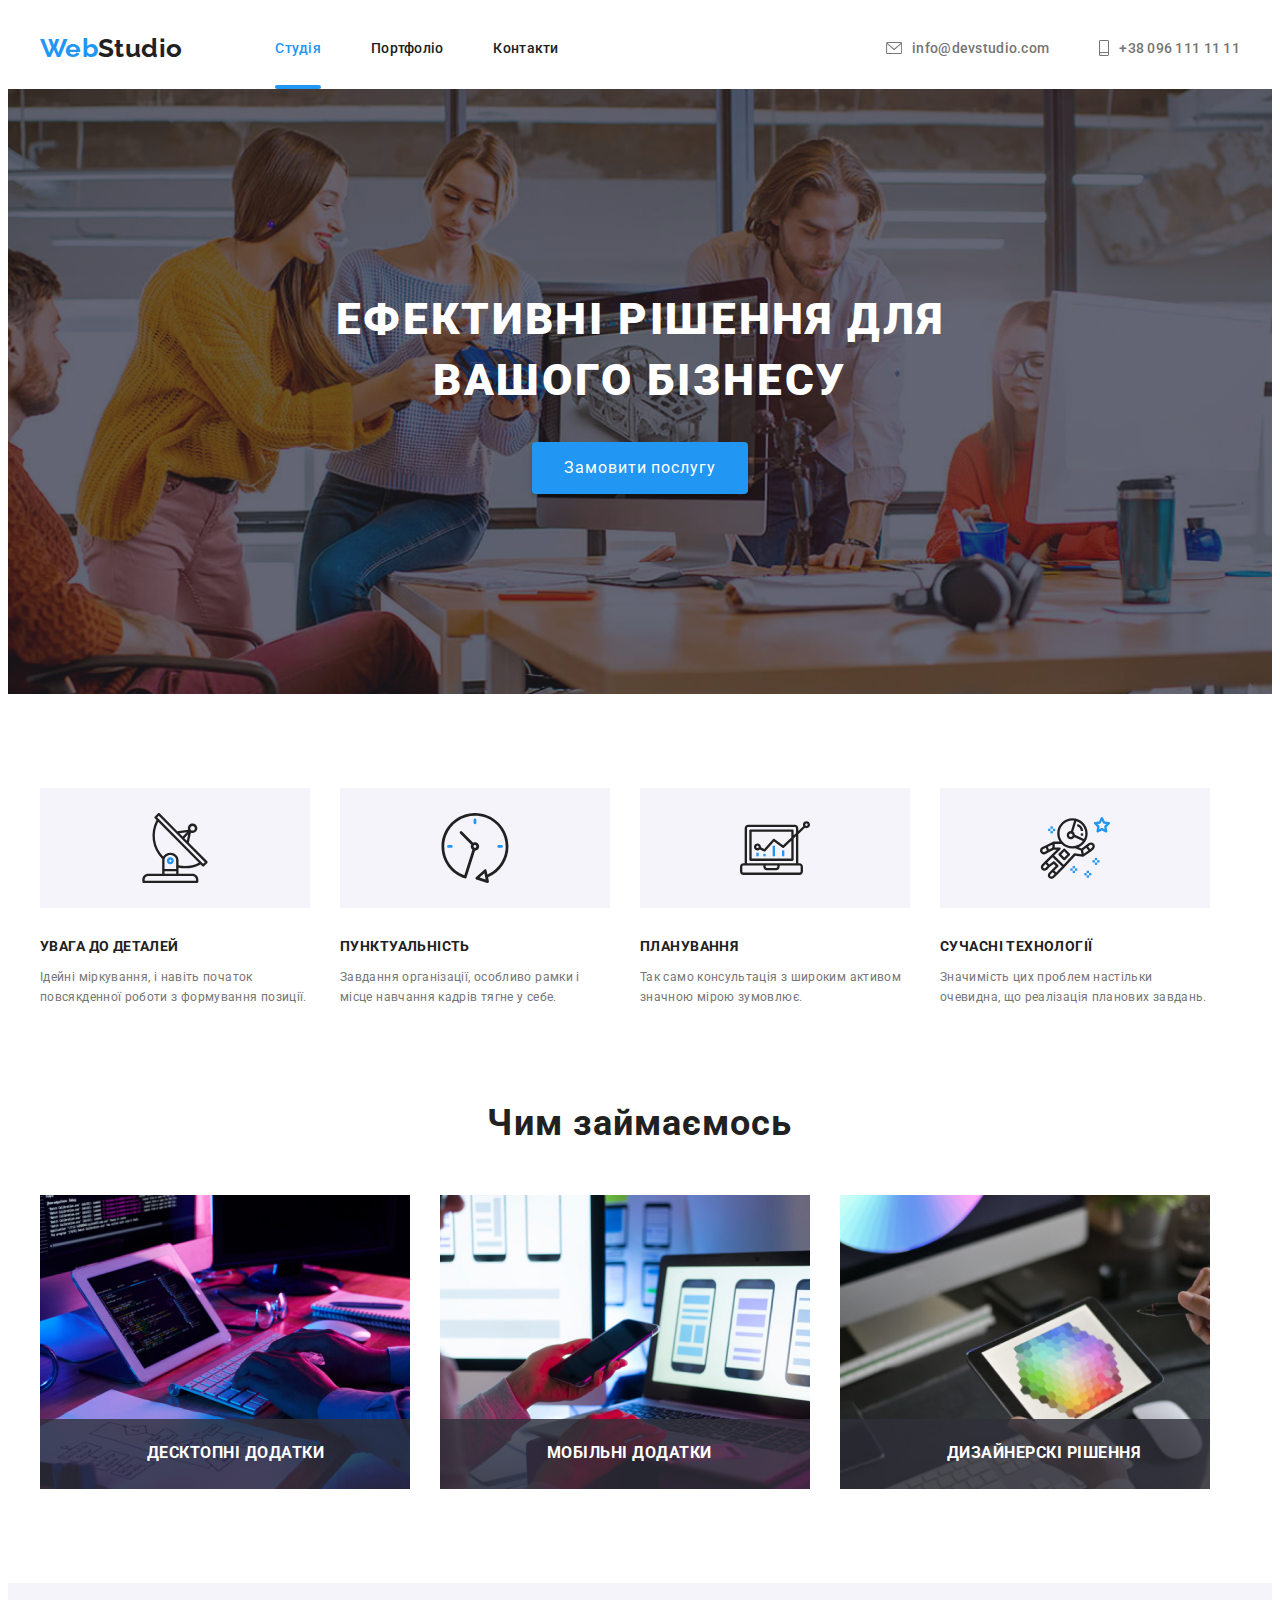
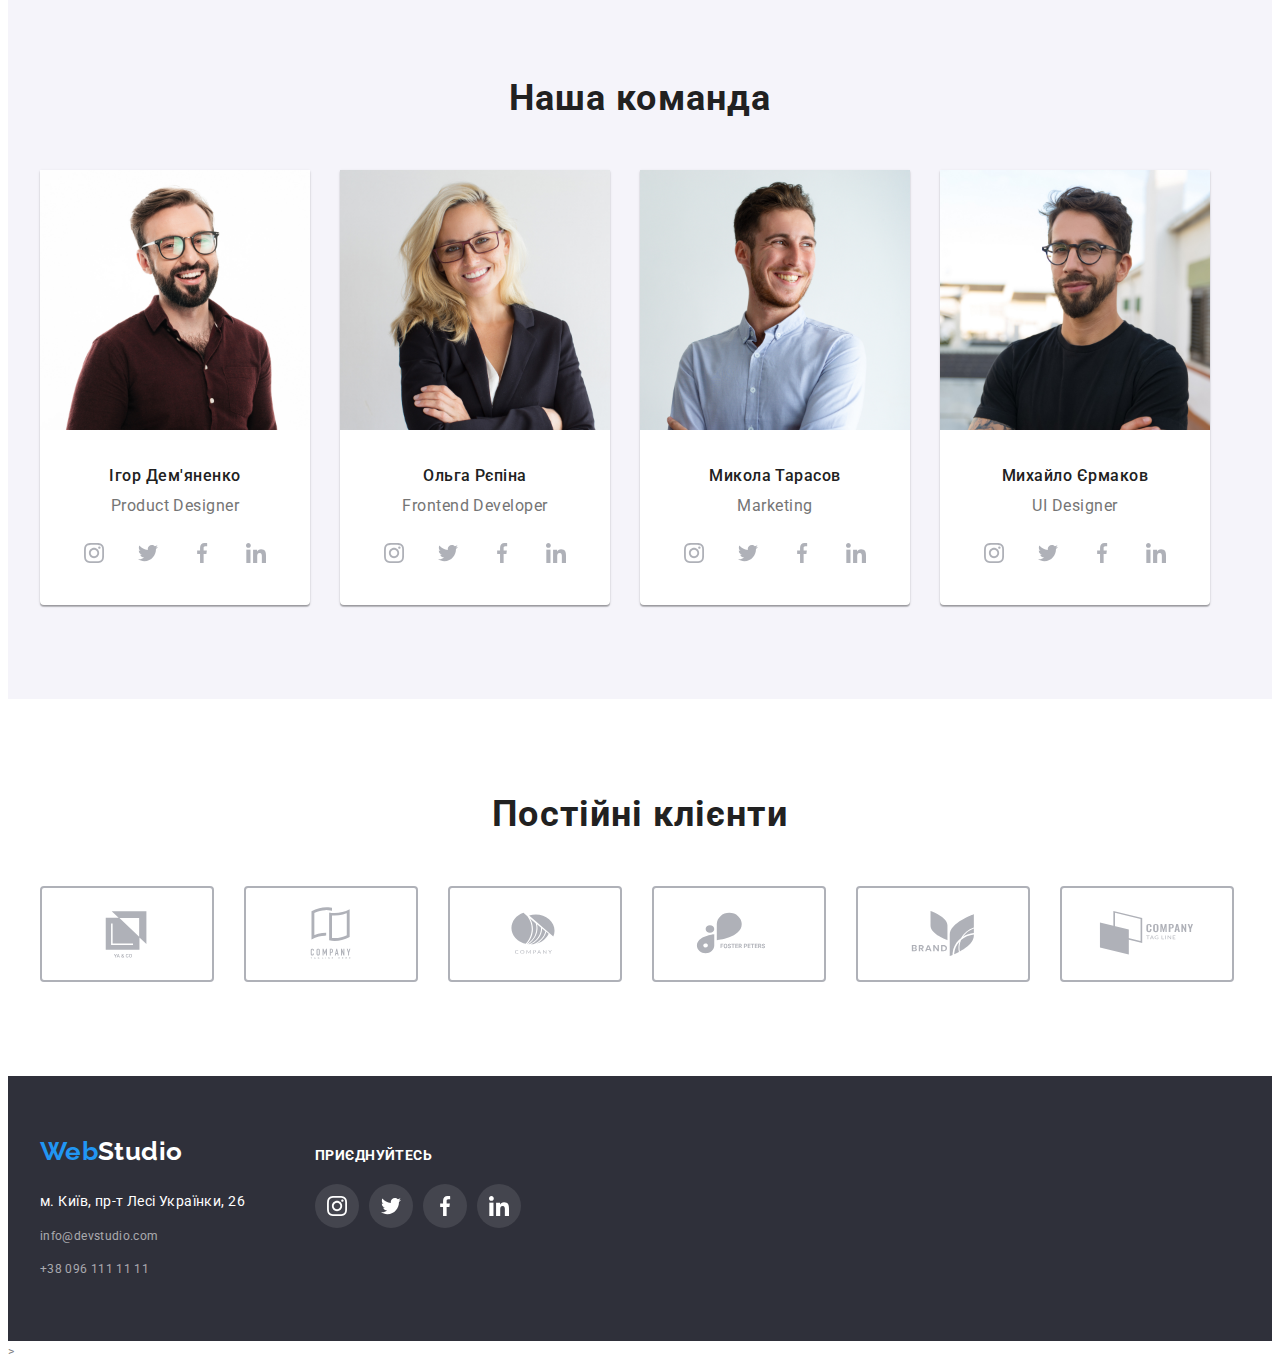
<file: index.html>
<!DOCTYPE html>
<html lang="uk-UA">
  <head>
    <meta charset="UTF-8" />
    <meta http-equiv="X-UA-Compatible" content="IE=edge" />
    <meta name="viewport" content="width=device-width, initial-scale=1.0" />
    <title>Document</title>
    <link
      href="https://fonts.googleapis.com/css2?family=Raleway:wght@700&family=Roboto:wght@400;500;700;900&display=swap"
      rel="stylesheet"/>
      <link rel="stylesheet" href="https://cdnjs.cloudflare.com/ajax/libs/modern-normalize/1.1.0/modern-normalize.min.css" 
      integrity="sha512-wpPYUAdjBVSE4KJnH1VR1HeZfpl1ub8YT/NKx4PuQ5NmX2tKuGu6U/JRp5y+Y8XG2tV+wKQpNHVUX03MfMFn9Q=="
       crossorigin="anonymous" 
       referrerpolicy="no-referrer" />
    <link rel="stylesheet" href="./css/styles.css" />
  </head>
  <body>
    <!--Шапка сайту-->
    <header class="header">
      <div class="container main-nave">
        <a class="logo" href="./index.html">Web<span class="logo-black">Studio</span></a>
        <nav>
          <ul class="mn list">
            <li class="item"><a href="./index.html" class="link menu-nav active">Студія</a></li>
            <li class="item"><a href="./portfolio.html" class="link menu-nav">Портфоліо</a></li>
            <li class="item"><a href="" class="link menu-nav">Контакти</a></li>
          </ul>
        </nav>
        <!--Контакти-->
        <ul class="adress-nav list">
          <li class="item">
            <a href="mailto:info@devstudio.com" class="link menu-contacts"><svg class="envelope">
              <use href="./images/icons/symbol-defs.svg#icon-envelope"></use>
            </svg>
              info@devstudio.com
             </a>
          </li>
          <li class="item">
            <a href="tel:+380961111111" class="link menu-contacts">
              <svg class="phone">
                <use href="./images/icons/symbol-defs.svg#icon-smartphone"></use>
              </svg>
                +38 096 111 11 11</a>
          </li>
        </ul>
      </div>
    </header>
    <!--Інформація сторінки-->
    <main>
      <section class="hero">
        <div class="container">
        <h1 class="hero-title">ЕФЕКТИВНІ РІШЕННЯ ДЛЯ ВАШОГО БІЗНЕСУ</h1>
        <button class="hero-button" type="button" data-modal-open>Замовити послугу</button>
      </div>
      </section>
      <!--Переваги компанії-->
      <section class="section">
        <!-- <h2 class="vissually-hedden">Переваги</h2> -->
        <div class="container">
          <ul class="section-flex list">
            <li class="item-sub">
              <h3 class="sub-title">увага до деталей</h3>
              <p>Ідейні міркування, і навіть початок повсякденної роботи з формування позиції.</p>
            </li>
            <li class="item-sub">
              <h3 class="sub-title">пунктуальність</h3>
              <p>Завдання організації, особливо рамки і місце навчання кадрів тягне у себе.</p>
            </li>

            <li class="item-sub">
              <h3 class="sub-title">планування</h3>
              <p>Так само консультація з широким активом значною мірою зумовлює.</p>
            </li>

            <li class="item-sub">
              <h3 class="sub-title">сучасні технології</h3>
              <p>Значимість цих проблем настільки очевидна, що реалізація планових завдань.</p>
            </li>
          </ul>
        </div>
      </section>
      <!--Чим займаємось-->
      <section class="what-wedo">
        <div class="container">
          <h2 class="section-title">Чим займаємось</h2>
             <ul class="our-work list">
            <li class="decoration-work">
              <img src="./images/img.jpg" height="294" width="370" alt="Приклад" />
            <P class="name-ourwork">Десктопні додатки</P>  
            </li>
             <li class="decoration-work">
              <img src="./images/img1.jpg" height="294" width="370" alt="Приклад" />
            <P class="name-ourwork">Мобільні додатки</P>    
            </li>
            <li class="decoration-work">
              <img src="./images/img2.jpg" height="294" width="370" alt="Приклад" />
            <P class="name-ourwork">Дизайнерскі рішення</P>
            </li>
          </ul>
          </div>
      </section>
      <!--Наша команда-->
      <section class="section team">
        <div class="container">
          <h2 class="section-title our">Наша команда</h2>
          <ul class="our-team list">
            <li class="our-item">
              <img
                src="./images/Igor.jpg"
                height="260"
                width="270"
                alt="Ігор Дем'яненко  Product Designer"
              />
              <div class="association-team">
              <h3 class="name-team">Ігор Дем'яненко</h3>
              <p class="professions-team" lang="en">Product Designer</p>
              <!--Соціальні мережі-->
              <ul class="collection-icon">
              <li class="team-icon"><a class="icon-link" 
                href="https://www.instagram.com/"
                target="_blank"
                rel="noopener noreferrer"
                aria-label="Instagram"
                > 
                <svg class="icon"> 
              <use href="./images/icons/symbol-social.svg#icon-instagram-2"></use>  
              </svg></a>
              </li>
              <li class="team-icon"><a class="icon-link" 
                href="https://www.twitter.com/"
                target="_blank"
                rel="noopener noreferrer"
                aria-label="twitter"
                > <svg class="icon"> 
              <use href="./images/icons/symbol-social.svg#icon-twitter-1"></use>  
              </svg></a>
            </li>
              <li class="team-icon"><a class="icon-link" 
                href="https://www.facebook.com"
                target="_blank"
                rel="noopener noreferrer"
                aria-label="facebook"
                > <svg class="icon"> 
              <use href="./images/icons/symbol-social.svg#icon-facebook-1"></use>  
              </svg></a>
            </li>
              <li class="team-icon"><a class="icon-link" 
                href="https://www.linkedin.com/"
                target="_blank"
                rel="noopener noreferrer"
                aria-label="Linkedin"
                > <svg class="icon"> 
              <use href="./images/icons/symbol-social.svg#icon-linkedin-1"></use>  
              </svg></a>
            </li>
           </ul>
            </div>
            </li>
            <li class="our-item">
              <img src="./images/Oliga.jpg" height="260" width="270" alt="Ольга Рєпіна" />
              <div class="association-team">
              <h3 class="name-team">Ольга Рєпіна</h3>
              <p class="professions-team" lang="en">Frontend Developer</p>
              <!--Соціальні мережі-->
              <ul class="collection-icon">
                <li class="team-icon"><a class="icon-link" 
                href="https://www.instagram.com/"
                target="_blank"
                rel="noopener noreferrer"
                aria-label="Instagram"
                > 
                <svg class="icon"> 
              <use href="./images/icons/symbol-social.svg#icon-instagram-2"></use>  
              </svg></a>
              </li>
                <li class="team-icon"><a class="icon-link" 
                href="https://www.twitter.com/"
                target="_blank"
                rel="noopener noreferrer"
                aria-label="twitter"
                > <svg class="icon"> 
              <use href="./images/icons/symbol-social.svg#icon-twitter-1"></use>  
              </svg></a>
            </li>
                <li class="team-icon"><a class="icon-link" 
                href="https://www.facebook.com"
                target="_blank"
                rel="noopener noreferrer"
                aria-label="facebook"
                > <svg class="icon"> 
              <use href="./images/icons/symbol-social.svg#icon-facebook-1"></use>  
              </svg></a>
            </li>
                <li class="team-icon"><a class="icon-link" 
                href="https://www.linkedin.com/"
                target="_blank"
                rel="noopener noreferrer"
                aria-label="Linkedin"
                > <svg class="icon"> 
              <use href="./images/icons/symbol-social.svg#icon-linkedin-1"></use>  
              </svg></a>
            </li>
              </ul>
            </div>
            </li>
            <li class="our-item">
              <img src="./images/Mykola.jpg" height="260" width="270" alt="Микола Тарасов" />
              <div class="association-team">
              <h3 class="name-team">Микола Тарасов</h3>
              <p class="professions-team" lang="en">Marketing</p>
              <!--Соціальні мережі-->
              <ul class="collection-icon">
                <li class="team-icon"><a class="icon-link" 
                href="https://www.instagram.com/"
                target="_blank"
                rel="noopener noreferrer"
                aria-label="Instagram"
                > 
                <svg class="icon"> 
              <use href="./images/icons/symbol-social.svg#icon-instagram-2"></use>  
              </svg></a>
              </li>
                <li class="team-icon"><a class="icon-link" 
                href="https://www.twitter.com/"
                target="_blank"
                rel="noopener noreferrer"
                aria-label="twitter"
                > <svg class="icon"> 
              <use href="./images/icons/symbol-social.svg#icon-twitter-1"></use>  
              </svg></a>
            </li>
                <li class="team-icon"><a class="icon-link" 
                href="https://www.facebook.com"
                target="_blank"
                rel="noopener noreferrer"
                aria-label="facebook"
                > <svg class="icon"> 
              <use href="./images/icons/symbol-social.svg#icon-facebook-1"></use>  
              </svg></a>
            </li>
                <li class="team-icon"><a class="icon-link" 
                href="https://www.linkedin.com/"
                target="_blank"
                rel="noopener noreferrer"
                aria-label="Linkedin"
                > <svg class="icon"> 
              <use href="./images/icons/symbol-social.svg#icon-linkedin-1"></use>  
              </svg></a>
            </li>
              </ul>
            </div>
            </li>
            <li class="our-item">
              <img src="./images/Muhaylo.jpg" height="260" width="270" alt="Михайло Єрмаков" />
              <div class="association-team">
              <h3 class="name-team">Михайло Єрмаков</h3>
              <p class="professions-team" lang="en">UI Designer</p>
              <!--Соціальні мережі-->
              <ul class="collection-icon">
                <li class="team-icon"><a class="icon-link" 
                href="https://www.instagram.com/"
                target="_blank"
                rel="noopener noreferrer"
                aria-label="Instagram"
                > 
                <svg class="icon"> 
              <use href="./images/icons/symbol-social.svg#icon-instagram-2"></use>  
              </svg></a>
              </li>
                <li class="team-icon"><a class="icon-link" 
                href="https://www.twitter.com/"
                target="_blank"
                rel="noopener noreferrer"
                aria-label="twitter"
                > <svg class="icon"> 
              <use href="./images/icons/symbol-social.svg#icon-twitter-1"></use>  
              </svg></a>
            </li>
                <li class="team-icon"><a class="icon-link" 
                href="https://www.facebook.com"
                target="_blank"
                rel="noopener noreferrer"
                aria-label="facebook"
                > <svg class="icon"> 
              <use href="./images/icons/symbol-social.svg#icon-facebook-1"></use>  
              </svg></a>
            </li>
                <li class="team-icon"><a class="icon-link" 
                href="https://www.linkedin.com/"
                target="_blank"
                rel="noopener noreferrer"
                aria-label="Linkedin"
                > <svg class="icon"> 
              <use href="./images/icons/symbol-social.svg#icon-linkedin-1"></use>  
              </svg></a>
            </li>
            </ul>              
            </div>
            </li>
          </ul>
        </div>
      </section>
      <!--Постійні клієнти-->
      <section class="section">
        <div class="container">
        <h2 class="section-title">Постійні клієнти</h2>
                 
          <ul class="clients">
            <li class="constant-client"><a class="link-clients-regular" href="./index.html"><svg class="icon-regular"><use href="./images/icons/logofoot.svg#Logo"></use></svg></a></li>
            <li class="constant-client"><a class="link-clients-regular" href="./index.html"><svg class="icon-regular"><use href="./images/icons/logofoot.svg#Logo-1"></use></svg></a></li>
            <li class="constant-client"><a class="link-clients-regular" href="./index.html"><svg class="icon-regular"><use href="./images/icons/logofoot.svg#Logo-2"></use></svg></a></li>
            <li class="constant-client"><a class="link-clients-regular" href="./index.html"><svg class="icon-regular"><use href="./images/icons/logofoot.svg#Logo-6"></use></svg></a></li>
            <li class="constant-client"><a class="link-clients-regular" href="./index.html"><svg class="icon-regular"><use href="./images/icons/logofoot.svg#Logo-4"></use></svg></a></li>
            <li class="constant-client"><a class="link-clients-regular" href="./index.html"><svg class="icon-regular"><use href="./images/icons/logofoot.svg#Logo-5"></use></svg></a></li>
          </ul>
        </div>      
      </section>
    </main>
    <!--Підвал-->
    <footer class="footer">
      <div class="container footer-container">
        <div>
          <a class="logo footer-logo" href="./index.html">Web<span class="logo-wight">Studio</span></a>
          <address>
          <ul class="list">
            <li class="contacts-items">
              <a
                class="adress"
                href="https://www.google.com/maps/place/Київ"
                target="_blank"
                rel="nofollow noreferrer noopener"
              >
                м. Київ, пр-т Лесі Українки, 26
              </a>
              
            </li>
            <li class="contacts-items">
              <a class="contacts-footer" href="mailto:info@devstudio.com">info@devstudio.com</a>
            </li>
            <li class="contacts-items"><a class="contacts-footer" href="tel:+380961111111">+38 096 111 11 11</a></li>
          </ul>
        </address>
      </div>
      <div class="icon-social-footer">
        <p class="join">Приєднуйтесь</p>
        <ul class="join-in-footer">
          <li class="team-icon"><a class="icon-footer-link" 
                href="https://www.instagram.com/"
                target="_blank"
                rel="noopener noreferrer"
                aria-label="Instagram"
                > 
                <svg class="icon"> 
              <use href="./images/icons/symbol-social.svg#icon-instagram-2"></use>  
              </svg></a>
              </li>
          <li class="team-icon"><a class="icon-footer-link" 
                href="https://www.twitter.com/"
                target="_blank"
                rel="noopener noreferrer"
                aria-label="twitter"
                > <svg class="icon"> 
              <use href="./images/icons/symbol-social.svg#icon-twitter-1"></use>  
              </svg></a>
            </li>
          <li class="team-icon"><a class="icon-footer-link" 
                href="https://www.facebook.com"
                target="_blank"
                rel="noopener noreferrer"
                aria-label="facebook"
                > <svg class="icon"> 
              <use href="./images/icons/symbol-social.svg#icon-facebook-1"></use>  
              </svg></a>
            </li>
          <li class="team-icon"><a class="icon-footer-link" 
                href="https://www.linkedin.com/"
                target="_blank"
                rel="noopener noreferrer"
                aria-label="Linkedin"
                > <svg class="icon"> 
              <use href="./images/icons/symbol-social.svg#icon-linkedin-1"></use>  
              </svg></a>
            </li>
        </ul>
      </div>
      </div>      
    </footer>
        <!--Модaльне вікно-->>
    <div class="backdrop is-hidden" data-modal>
      <div class="modal">
        <button class="button-madal" data-modal-close>
        </div>
    </div>
<script src="./js/modal.js"></script>
  </body>
</html>
</file>
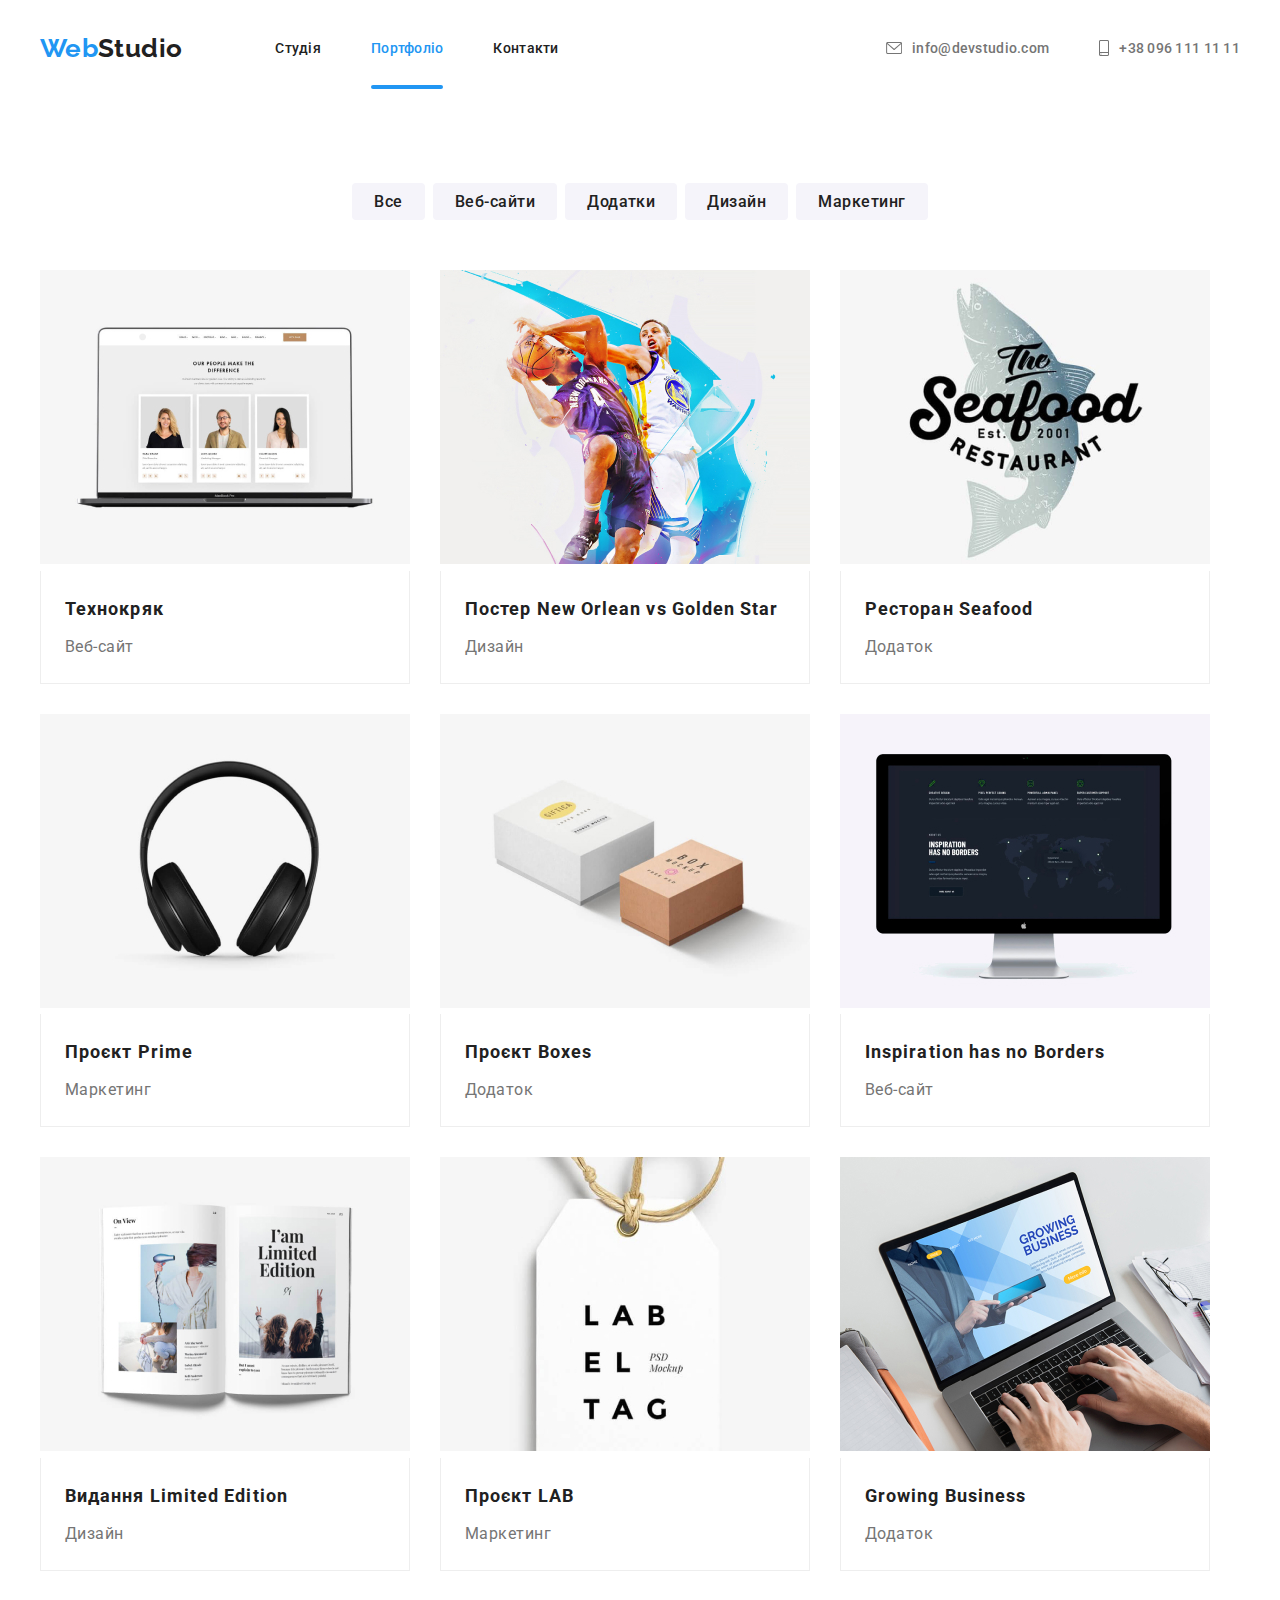
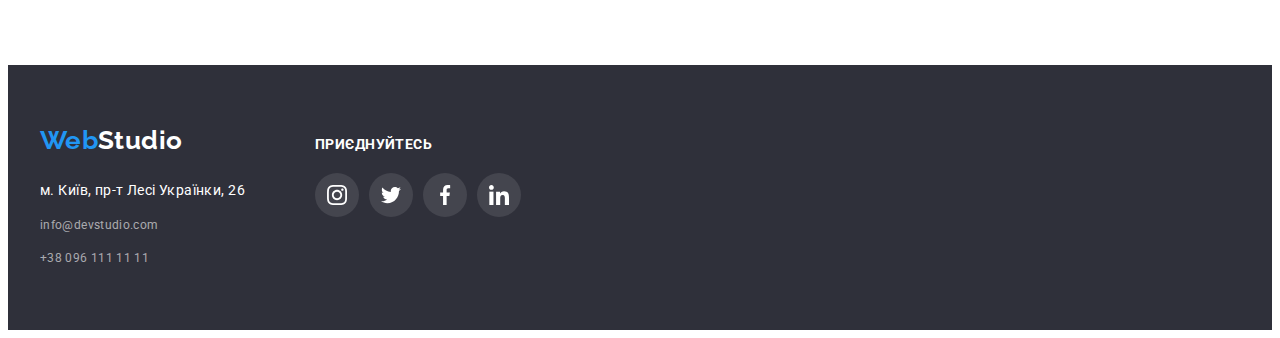
<file: portfolio.html>
<!DOCTYPE html>
<html lang="uk-UA">
  <head>
    <meta charset="UTF-8" />
    <meta http-equiv="X-UA-Compatible" content="IE=edge" />
    <meta name="viewport" content="width=device-width, initial-scale=1.0" />
    <title>Document</title>
    <link
      href="https://fonts.googleapis.com/css2?family=Raleway:wght@700&family=Roboto:wght@400;500;700;900&display=swap"
      rel="stylesheet"/>
      <link rel="stylesheet" href="https://cdnjs.cloudflare.com/ajax/libs/modern-normalize/1.1.0/modern-normalize.min.css" 
      integrity="sha512-wpPYUAdjBVSE4KJnH1VR1HeZfpl1ub8YT/NKx4PuQ5NmX2tKuGu6U/JRp5y+Y8XG2tV+wKQpNHVUX03MfMFn9Q=="
       crossorigin="anonymous" 
       referrerpolicy="no-referrer" />
    <link rel="stylesheet" href="./css/styles.css" />
  </head>
  <body>
    <!--Шапка сайту-->
    <header class="header">
      <div class="container main-nave">
        <a class="logo" href="./index.html">Web<span class="logo-black">Studio</span></a>
        <nav>
          <ul class="mn list">
            <li class="item"><a href="./index.html" class="link menu-nav ">Студія</a></li>
            <li class="item"><a href="./portfolio.html" class="link menu-nav active">Портфоліо</a></li>
            <li class="item"><a href="" class="link menu-nav">Контакти</a></li>
          </ul>
        </nav>
        <!--Контакти-->
        <ul class="adress-nav list">
          <li class="item">
            <a href="mailto:info@devstudio.com" class="link menu-contacts"><svg class="envelope">
              <use href="./images/icons/symbol-defs.svg#icon-envelope"></use>
            </svg>
              info@devstudio.com
             </a>
          </li>
          <li class="item">
            <a href="tel:+380961111111" class="link menu-contacts">
              <svg class="phone">
                <use href="./images/icons/symbol-defs.svg#icon-smartphone"></use>
              </svg>
                +38 096 111 11 11</a>
          </li>
        </ul>
      </div>
    </header>
    <main>
      <section class="size-portfolio">
        <!-- Portfolio кнопка -->
        <div class="container">
        <ul class="list portfolio-button-head">
          
          <li class="item-pfb"><button type="button" class="portfolio-button">Все</button></li>
          <li class="item-pfb">
            <button type="button" class="portfolio-button">Веб-сайти</button>
          </li>
          <li class="item-pfb">
            <button type="button" class="portfolio-button">Додатки</button>
          </li>
          <li class="item-pfb">
            <button type="button" class="portfolio-button">Дизайн</button>
          </li>
          <li class="item-pfb">
            <button type="button" class="portfolio-button">Маркетинг</button>
          </li>
           </ul>
        
        <!-- Роботи -->
          <ul class="work list">
           
          <li class="item-work" >
             <a href="./index.html" class="link-portffolio-website">
            <div class="text-on-picture">
              
            <img
              src="./images/Technokryak.jpg"
              alt="Technokryak Website"
              width="370"
            />
            <p class="position-text">Ресурс пропонує комплексні пропозиції з різним рівнем функціоналу та сервісів. Все це дозволить відвідувачу отримати вичерпні відомості про компанію чи приватну особу.</p>
            </div>
            
            <div class="work-description">
            
            <h2 class="portfolio-title">Технокряк</h2>
             <p class="portfolio-text">Веб-сайт</p>
          
        </div>
          </a>
          </li>
          <li class="item-work">
            <div class="text-on-picture">
            <img
              src="./images/neworlean.jpg"
              alt="New Orlean vs Golden Star Poster Design"
              width="370"
            />
            <p class="position-text">Ресурс пропонує комплексні пропозиції з різним рівнем функціоналу та сервісів. Все це дозволить відвідувачу отримати вичерпні відомості про компанію чи приватну особу.</p>
            </div>
            <div class="work-description">
            <h2 class="portfolio-title">Постер New Orlean vs Golden Star</h2>
            <p class="portfolio-text">Дизайн</p>
          </div>
          </li>
          <li class="item-work">
            <div class="text-on-picture">
            <img
              src="./images/seafood.jpg"
              alt="Seafood Restaurant Application"
              width="370"
            />
            <p class="position-text">Ресурс пропонує комплексні пропозиції з різним рівнем функціоналу та сервісів. Все це дозволить відвідувачу отримати вичерпні відомості про компанію чи приватну особу.</p>
            </div>
            <div class="work-description">
            <h2 class="portfolio-title">Ресторан Seafood</h2>
            <p class="portfolio-text">Додаток</p>
          </div>
          </li>
          <li class="item-work">
            <div class="text-on-picture">
            <img
              src="./images/prime.jpg"
              alt="Prime Project Marketing"
              width="370"
            />
            <p class="position-text">Ресурс пропонує комплексні пропозиції з різним рівнем функціоналу та сервісів. Все це дозволить відвідувачу отримати вичерпні відомості про компанію чи приватну особу.</p>
            </div>
            <div class="work-description">
            <h2 class="portfolio-title">Проєкт Prime</h2>
            <p class="portfolio-text">Маркетинг</p>
          </div>
          </li>
          <li class="item-work">
            <div class="text-on-picture">
            <img
              src="./images/Boxes.jpg"
              alt="prime"
              width="370"
            />
            <p class="position-text">Ресурс пропонує комплексні пропозиції з різним рівнем функціоналу та сервісів. Все це дозволить відвідувачу отримати вичерпні відомості про компанію чи приватну особу.</p>
            </div>
            <div class="work-description">
            <h2 class="portfolio-title">Проєкт Boxes</h2>
            <p class="portfolio-text">Додаток</p>
          </div>
          </li>
          <li class="item-work">
            <div class="text-on-picture">
            <img
              src="./images/Borders.jpg"
              alt="Borders"
              width="370"
            />
            <p class="position-text">Ресурс пропонує комплексні пропозиції з різним рівнем функціоналу та сервісів. Все це дозволить відвідувачу отримати вичерпні відомості про компанію чи приватну особу.</p>
            </div>
            <div class="work-description">
            <h2 class="portfolio-title">Inspiration has no Borders</h2>
            <p class="portfolio-text">Веб-сайт</p>
          </div>
          </li>
          <li class="item-work">
            <div class="text-on-picture">
            <img
              src="./images/LimEdition.jpg"
              alt="LimEdition"
              width="370"
            />
            <p class="position-text">Ресурс пропонує комплексні пропозиції з різним рівнем функціоналу та сервісів. Все це дозволить відвідувачу отримати вичерпні відомості про компанію чи приватну особу.</p>
            </div>
            <div class="work-description">
            <h2 class="portfolio-title">Видання Limited Edition</h2>
            <p class="portfolio-text">Дизайн</p>
          </div>
          </li>
          <li class="item-work">
            <div class="text-on-picture">
            <img
              src="./images/Lab.jpg"
              alt="LAB"
              width="370"
            />
            <p class="position-text">Ресурс пропонує комплексні пропозиції з різним рівнем функціоналу та сервісів. Все це дозволить відвідувачу отримати вичерпні відомості про компанію чи приватну особу.</p>
            </div>
            <div class="work-description">
            <h2 class="portfolio-title">Проєкт LAB</h2>
            <p class="portfolio-text">Маркетинг</p>
          </div>
          </li>
          <li class="item-work">
            <div class="text-on-picture">
            <img
              src="./images/Bussines.jpg"
              alt="Growing Business "
              width="370"
            />
            <p class="position-text">Ресурс пропонує комплексні пропозиції з різним рівнем функціоналу та сервісів. Все це дозволить відвідувачу отримати вичерпні відомості про компанію чи приватну особу.</p>
            </div>
            <div class="work-description">
            <h2 class="portfolio-title">Growing Business</h2>
            <p class="portfolio-text">Додаток</p>
          </div>
          </li>
        </ul>
        </div>
      </section>
    </main>
    <!-- Підвал -->
   <footer class="footer">
      <div class="container footer-container">
        <div>
          <a class="logo footer-logo" href="./index.html">Web<span class="logo-wight">Studio</span></a>
          <address>
          <ul class="list">
            <li class="contacts-items">
              <a
                class="adress"
                href="https://www.google.com/maps/place/Київ"
                target="_blank"
                rel="nofollow noreferrer noopener"
              >
                м. Київ, пр-т Лесі Українки, 26
              </a>
              
            </li>
            <li class="contacts-items">
              <a class="contacts-footer" href="mailto:info@devstudio.com">info@devstudio.com</a>
            </li>
            <li class="contacts-items"><a class="contacts-footer" href="tel:+380961111111">+38 096 111 11 11</a></li>
          </ul>
        </address>
      </div>
      <div class="icon-social-footer">
        <p class="join">Приєднуйтесь</p>
        <ul class="join-in-footer">
          <li class="team-icon"><a class="icon-footer-link" 
                href="https://www.instagram.com/"
                target="_blank"
                rel="noopener noreferrer"
                aria-label="Instagram"
                > 
                <svg class="icon"> 
              <use href="./images/icons/symbol-social.svg#icon-instagram-2"></use>  
              </svg></a>
              </li>
          <li class="team-icon"><a class="icon-footer-link" 
                href="https://www.twitter.com/"
                target="_blank"
                rel="noopener noreferrer"
                aria-label="twitter"
                > <svg class="icon"> 
              <use href="./images/icons/symbol-social.svg#icon-twitter-1"></use>  
              </svg></a>
            </li>
          <li class="team-icon"><a class="icon-footer-link" 
                href="https://www.facebook.com"
                target="_blank"
                rel="noopener noreferrer"
                aria-label="facebook"
                > <svg class="icon"> 
              <use href="./images/icons/symbol-social.svg#icon-facebook-1"></use>  
              </svg></a>
            </li>
          <li class="team-icon"><a class="icon-footer-link" 
                href="https://www.linkedin.com/"
                target="_blank"
                rel="noopener noreferrer"
                aria-label="Linkedin"
                > <svg class="icon"> 
              <use href="./images/icons/symbol-social.svg#icon-linkedin-1"></use>  
              </svg></a>
            </li>
        </ul>
        
      </div>
      </div>      
    </footer>
  </body>
</html>
</file>
<file: css/styles.css>
:root {
    /*-----Text color----212121*/
    --primary-text-color: #757575;
    --secondary-text-color: #ffffff;
    --title-text-color: #212121;
    /*-----bgcolor-----*/
    --main-background-color: #ffffff;
    --secondary-bgd-color: #2f303a;
    --third-bgd-color: #f5f4fa;
    --accent-color: #2196f3;
}

body {

    font-family: "Roboto", sans-serif;
    font-size: 12px;
    line-height: 1.7;
    letter-spacing: 0.03em;
    background-color: var(--main-background-color);
    color: var(--primary-text-color);
}

h1,
h2,
h3,
h4,
h5,
h6,
p,
ul,
li {
    margin: 0;
    padding: 0;
}

.container {

    width: 1200px;
    padding-left: 15px;
    padding-right: 15px;
    margin-left: auto;
    margin-right: auto;
}

.main-nave {
    display: flex;
    align-items: center;

}

/* вбираємо підкреслювання посилань*/
.logo,
.link {
    text-decoration: none;
}

/* ------------Лого-------------- */

.logo {
    font-family: "Raleway", sans-serif;
    font-weight: 700;
    font-size: 26px;
    line-height: 1.2;
    color: var(--accent-color);
    margin-right: 93px;

}

.logo-black {
    color: var(--title-text-color);
}

/*-----Nav-------*/

.link:hover,
.link:focus,
.link:active {
    color: var(--accent-color);
}

.list .active {
    color: var(--accent-color);
}

.list {
    list-style: none;
}

.header {
      
}

.mn {
    display: flex;
    
 }

.mn .item:not(:last-child) {
    margin-right: 50px;
}

.item{
position: relative;
}
.menu-nav {
    position: relative;

    display: block;
    padding-top: 32px;
    padding-bottom: 32px;

    font-weight: 500;
    font-size: 14px;
    line-height: 1.2;
    letter-spacing: 0.02em;
    color: var(--title-text-color);
    transition: color 250ms cubic-bezier(0.4, 0, 0.2, 1);
}

.menu-nav.active::after{
    position: absolute;
    top: calc(100% - 4px);
    left: 0;

    content: "";
    width: 100%;
    height: 4px;
    border-radius: 4px;
    background-color: var(--accent-color);
}



/*--контакти--*/
.adress-nav {
    display: flex;
    margin-left: auto;
}

.adress-nav .item+.item {
    margin-left: 50px;
}

.menu-contacts {
    display: flex;
    align-items: center;

    font-weight: 500;
    font-size: 14px;
    line-height: 1.2;
    letter-spacing: 0.02em;
    color: var(--primary-text-color);
    transition: color 250ms cubic-bezier(0.4, 0, 0.2, 1);
}


.envelope {
    fill: currentColor;
    width: 16px;
    height: 12px;
    margin-right: 10px;
    
}

.phone {
    fill: currentColor;
    width: 10px;
    height: 16px;
    margin-right: 10px;
    
}



/*--Інформація сторінки--*/
.hero {
    max-width: 1600px;

    margin-left: auto;
    margin-right: auto;

    text-align: center;
    padding-top: 200px;
    padding-bottom: 200px;

    background-color: var(--secondary-bgd-color);
    background-color: var(--secondary-bgd-color);
    background-image: linear-gradient(to right,
            rgba(47, 48, 58, 0.4),
            rgba(47, 48, 58, 0.4)),
        url(../images/backgraund.png);
    background-repeat: no-repeat;
    background-position: center;
    background-size: cover;
}

.hero-title {
    text-align: center;
    max-width: 696px;
    margin: 0 auto;

    font-weight: 900;
    font-size: 44px;
    line-height: 1.4;
    letter-spacing: 0.06em;
    text-transform: uppercase;
    color: var(--secondary-text-color);
}

.hero-button {
    min-width: 200px;
    min-height: 50px;
    padding: 10px 32px;
    margin-top: 30px;


    font-family: inherit;
    font-size: 16px;
    line-height: 2;
    letter-spacing: 0.06em;
    color: var(--secondary-text-color);
    background-color: var(--accent-color);
    box-shadow: 0px 4px 4px rgba(0, 0, 0, 0.15);
    border: 4px;
    border-radius: 4px;
    cursor: pointer;
    transition: box-shadow 250ms cubic-bezier(0.4, 0, 0.2, 1);
    
}

.hero-button:hover,
.hero-button:focus,
.hero-button:active {
    box-shadow: inset 0 0 5px 2px rgba(0, 0, 0, 0.3);
}

/*--Переваги компанії-*/
.section {
    padding-top: 94px;
    padding-bottom: 94px;
}

.section-flex {
    display: flex;
}

.section-flex .item-sub {
    margin-left: 30px;
    width: 270px;
}

.section-flex :first-child {
    margin-left: 0;
}

.sub-title {
    margin-bottom: 12px;
    text-transform: uppercase;
    font-weight: 700;
    font-size: 14px;
    line-height: 1.2;
    letter-spacing: 0.03em;
    color: var(--title-text-color);
}

.item-sub::before {
    display: block;
    content: '';
    height: 120px;
    background-color: #f5f4fa;
    margin-bottom: 30px;
}

.item-sub:nth-child(1)::before {
    background-image: url(../images/antenna\ 1.svg);
    background-size: 70px 70px;
    background-position: center;
    background-repeat: no-repeat;
}

.item-sub:nth-child(2)::before {
    background-image: url(../images/clock\ 1.svg);
    background-size: 70px 70px;
    background-position: center;
    background-repeat: no-repeat;
}

.item-sub:nth-child(3)::before {
    background-image: url(../images/diagram\ 1.svg);
    background-size: 70px 70px;
    background-position: center;
    background-repeat: no-repeat;
}

.item-sub:nth-child(4)::before {
    background-image: url(../images/astronaut\ 1.svg);
    background-size: 70px 70px;
    background-position: center;
    background-repeat: no-repeat;
}



/*--чим займаємось--*/

.our-work {
    display: flex;
    gap: 30px;
}

.section-title {
    text-align: center;
    margin-bottom: 50px;

    font-weight: 700;
    font-size: 36px;
    line-height: 1.2;
    letter-spacing: 0.03em;
    color: var(--title-text-color);
}

.what-wedo {
    padding-bottom: 94px;
}

.name-ourwork {
    position: absolute;
    font-weight: 700;
    font-size: 16px;
    line-height: 1.2;
    letter-spacing: 0.03em;
    color: var(--secondary-text-color);
    text-transform: uppercase;
    bottom: 27px;
    left: 107px;

}

/*--Позиція в "чим ми займаємось"--*/
.decoration-work {
    position: relative;
    display: flex;
}

.decoration-work::before {
    position: absolute;
    content: "";
    width: 100%;
    height: 70px;
    background-color: rgba(47, 48, 58, 0.8);
    bottom: 0;


}

/*--наша команда--*/

.team {
    text-align: center;
    background-color: #f5f4fa;
}

.our-team {
    display: flex;
}

.our-team .our-item {
    margin-left: 30px;

    width: 270px;
    box-shadow: 0px 1px 3px rgba(0, 0, 0, 0.12), 0px 1px 1px rgba(0, 0, 0, 0.14),
        0px 2px 1px rgba(0, 0, 0, 0.2);
    border-radius: 0px 0px 4px 4px;
    background-color: #ffffff;
}

.our-team :first-child {
    margin-left: 0;
}

.name-team {
    margin-bottom: 10px;

    font-weight: 500;
    font-size: 16px;
    line-height: 1.2;
    letter-spacing: 0.03em;
    color: var(--title-text-color);

}


/*--Професії команди--*/
.professions-team {
    font-size: 16px;
    line-height: 1.2;
    letter-spacing: 0.03em;
    margin-bottom: 16px;

    color: var(--primary-text-color);
}

.association-team {
    padding-top: 30px;
    padding-bottom: 30px;
}

/*--Соціальні мережі--*/

.collection-icon {
    display: flex;
    justify-content: center;
    list-style: none;

}

.team-icon {
    margin-right: 10px;
}

.team-icon:last-child {
    margin-right: 0;
}

.icon-link {
    display: flex;
    justify-content: center;
    align-items: center;
    width: 44px;
    height: 44px;
    color: #afb1b8;
    border-radius: 50%;
    transition: fill 250ms cubic-bezier(0.4, 0, 0.2, 1), background-color 250ms cubic-bezier(0.4, 0, 0.2, 1);

}

.icon {
    fill: currentColor;
    width: 20px;
    height: 20px;
    cursor: pointer;
}

.icon-link:hover,
.icon-link:focus,
.icon-link:active {
    color: var(--secondary-text-color);
    fill: var(--primary-text-color);
    background-color: var(--accent-color);
}

/*--постійні клієнти--*/
.clients {
    display: flex;
    list-style: none;
    gap: 30px;
}

.clients:focus {
    border: var(--accent-color);
}

.link-clients-regular {
    display: flex;
    justify-content: center;
    align-items: center;
    border-radius: 4px;
    border: 2px solid #AFB1B8;
    color: #AFB1B8;
    width: 170px;
    height: 92px;
    transition: color 250ms cubic-bezier(0.4, 0, 0.2, 1),
    border-color 250ms cubic-bezier(0.4, 0, 0.2, 1);

}

.icon-regular {
    width: 106px;
    height: 60px;
    fill: currentColor;
}

.link-clients-regular:hover,
.link-clients-regular:focus,
.link-clients-regular:active {
    color: var(--accent-color);
    border: 2px solid var(--accent-color);
}



/*--підвал--*/
.footer {
    padding-top: 60px;
    padding-bottom: 60px;
    background-color: var(--secondary-bgd-color);
}

.footer-logo {
    display: block;
    margin-bottom: 20px;
}

.logo-wight {
    color: var(--secondary-text-color);

}


.contacts-items {
    margin-right: 70px;
    margin-bottom: 9px;
}

.contacts-items:last-child {
    margin-bottom: 0px;
}

.adress {

    font-style: normal;
    font-size: 14px;
    line-height: 2;
    letter-spacing: 0.03em;
    text-decoration: none;
    color: var(--secondary-text-color);
}

.contacts-footer {
    font-style: normal;
    line-height: 2;
    letter-spacing: 0.03em;
    text-decoration: none;
    color: rgba(255, 255, 255, 0.6);
    ;
}

/*--Приєднуйтесь--*/
.footer-container {

    display: flex;
    justify-self: start;
    align-items: baseline;
}

.join {
    display: flex;
    font-weight: 700;
    font-size: 14px;
    line-height: 1.14;
    letter-spacing: 0.03em;
    text-transform: uppercase;
    color: var(--secondary-text-color);
    margin-bottom: 20px;
    transition: background-color 250ms cubic-bezier(0.4, 0, 0.2, 1);
}

.join-in-footer {
    display: flex;
    list-style: none;
}

.icon-footer-link {
    display: flex;
    justify-content: center;
    align-items: center;
    width: 44px;
    height: 44px;
    background: rgba(255, 255, 255, 0.1);
    color: #ffffff;
    border-radius: 50%;
    text-decoration: none;
    cursor: pointer;
    transition: background-color 250ms cubic-bezier(0.4, 0, 0.2, 1);

}

.icon-footer-link:hover,
.icon-footer-link:focus,
.icon-footer-link:active {
    background-color: var(--accent-color);
}
/*--Модальне вікно--*/
.backdrop{
    position: fixed;
    top: 0;
    left: 0;
    width: 100%;
    height: 100%;
    display: flex;
    justify-content: center;
    align-items: center; 
    background-color:rgba(0, 0, 0, 0.2);
    opacity: 1;
    transition: opacity 250ms cubic-bezier(0.4, 0, 0.2, 1),
    visibility 250ms cubic-bezier(0.4, 0, 0.2, 1);
    

}
.backdrop.is-hidden{
    opacity: 0;
    visibility: hidden;
    pointer-events: none;
}

.modal{
    position: relative;
    width: 528px;
    height: 581px;
    border-radius: 4px ;
    border:1px solid rgba(0, 0, 0, 0.2);
    background-color:var(--main-background-color);
}
.button-madal{
    position: absolute;
    top: 8px;
    right: 8px;                                     
    width: 30px;
    height: 30px;
    border-color:rgba(0, 0, 0, 0.1);
    border-radius: 50%;
    background-color: var(--main-background-color);
    background-image: url(../images/Vector\ \(1\).svg);
    background-position: center;
    background-repeat: no-repeat;

    border: 1px solid rgba(0, 0, 0, 0.1);
    transition: fill 250ms cubic-bezier(0.4, 0, 0.2, 1),
    background-color 250ms cubic-bezier(0.4, 0, 0.2, 1),
    border 250ms cubic-bezier(0.4, 0, 0.2, 1);
  
}
.button-madal:hover,
.button-madal:focus,
.button-madal:active{
    
        background-color: var(--accent-color);
        border: var(--accent-color);
} 




/* Portfolio CSS */
.size-portfolio {
    padding-top: 94px;
    padding-bottom: 94px;
}

.portfolio-button-head {
    margin-bottom: 50px;
    justify-content: center;
    display: flex;

}

.item-pfb {
    margin-right: 8px;
}

.item-pfb:last-child {
    margin-right: 0px;
}

.portfolio-button {
    padding: 6px 22px;

    font-family: Roboto, sans-serif;
    font-weight: 500;
    font-size: 16px;
    line-height: 1.6;
    text-align: center;
    letter-spacing: 0.03em;
    color: var(--title-text-color);
    background-color: var(--third-bgd-color);
    border-radius: 4px;
    border: none;
    cursor: pointer;

    transition: 250ms cubic-bezier(0.4, 0, 0.2, 1),
    color 250ms cubic-bezier(0.4, 0, 0.2, 1),
    box-shadow 250ms cubic-bezier(0.4, 0, 0.2, 1);



}

.portfolio-button:hover,
.portfolio-button:focus,
.portfolio-button:active {
    background-color: var(--accent-color);
    color: #ffffff;
    box-shadow: 0px 1px 1px rgba(0, 0, 0, 0.12), 0px 4px 4px rgba(0, 0, 0, 0.06),
            1px 4px 6px rgba(0, 0, 0, 0.16);
}

.portfolio-button-text {
    font-weight: 500;
    font-size: 16px;
    line-height: 1.6;
    text-align: center;
    letter-spacing: 0.03em;
    color: var(--title-text-color);
}
/*--Роботи в портфоліо--*/

.work {
    gap: 30px;
    display: flex;
    flex-wrap: wrap;
    
}
.item-work{
    cursor: pointer;
    transition: box-shadow 250ms cubic-bezier(0.4, 0, 0.2, 1);
}

.item-work:nth-child(3n) {
    margin-right: 0px;
}

.item-work:hover,
.item-work:focus{
    box-shadow: 0px 1px 1px rgba(0, 0, 0, 0.12), 0px 4px 4px rgba(0, 0, 0, 0.06),
            1px 4px 6px rgba(0, 0, 0, 0.16);
}
.work-description {
    padding: 20px 24px;
    border-right: 1px solid #eeeeee;
    border-left: 1px solid #eeeeee;
    border-bottom: 1px solid #eeeeee;
}

.portfolio-title {
   

    font-weight: 700;
    font-size: 18px;
    line-height: 2;
    letter-spacing: 0.06em;
    color: var(--title-text-color);
}

.portfolio-text {
    margin-top: 4px;
    font-size: 16px;
    line-height: 2;
    letter-spacing: 0.03em;
    color: var(--primary-text-color);
} 
/*--текст над технокряк--*/
.link-portffolio-website {
    display: block;
    text-decoration: none;
}
.link-portffolio-website:hover .position-text{
    transform: translateY(0);
}

.link-portffolio-website:hover,
.link-portffolio-website:focus{
     box-shadow: 0px 1px 1px rgba(0, 0, 0, 0.12), 0px 4px 4px rgba(0, 0, 0, 0.06),
            1px 4px 6px rgba(0, 0, 0, 0.16);
}


.text-on-picture {
    position: relative;
    overflow: hidden;
    
    
}
.text-on-picture:hover .position-text {
transform: translateY(0);

}
.position-text{
position: absolute;
    top: 0;
    left: 0;
    width: 370px;
    height: 100%;

    background: rgba(33, 150, 243, 0.9);
    font-size: 18px;
    line-height: 1.5;
    letter-spacing: 0.03em;
    color: var(--secondary-text-color);
    padding: 63px 24px;

    transform: translateY(100%);
    transition: transform 250ms cubic-bezier(0.4, 0, 0.2, 1);
    
    
}
</file>
